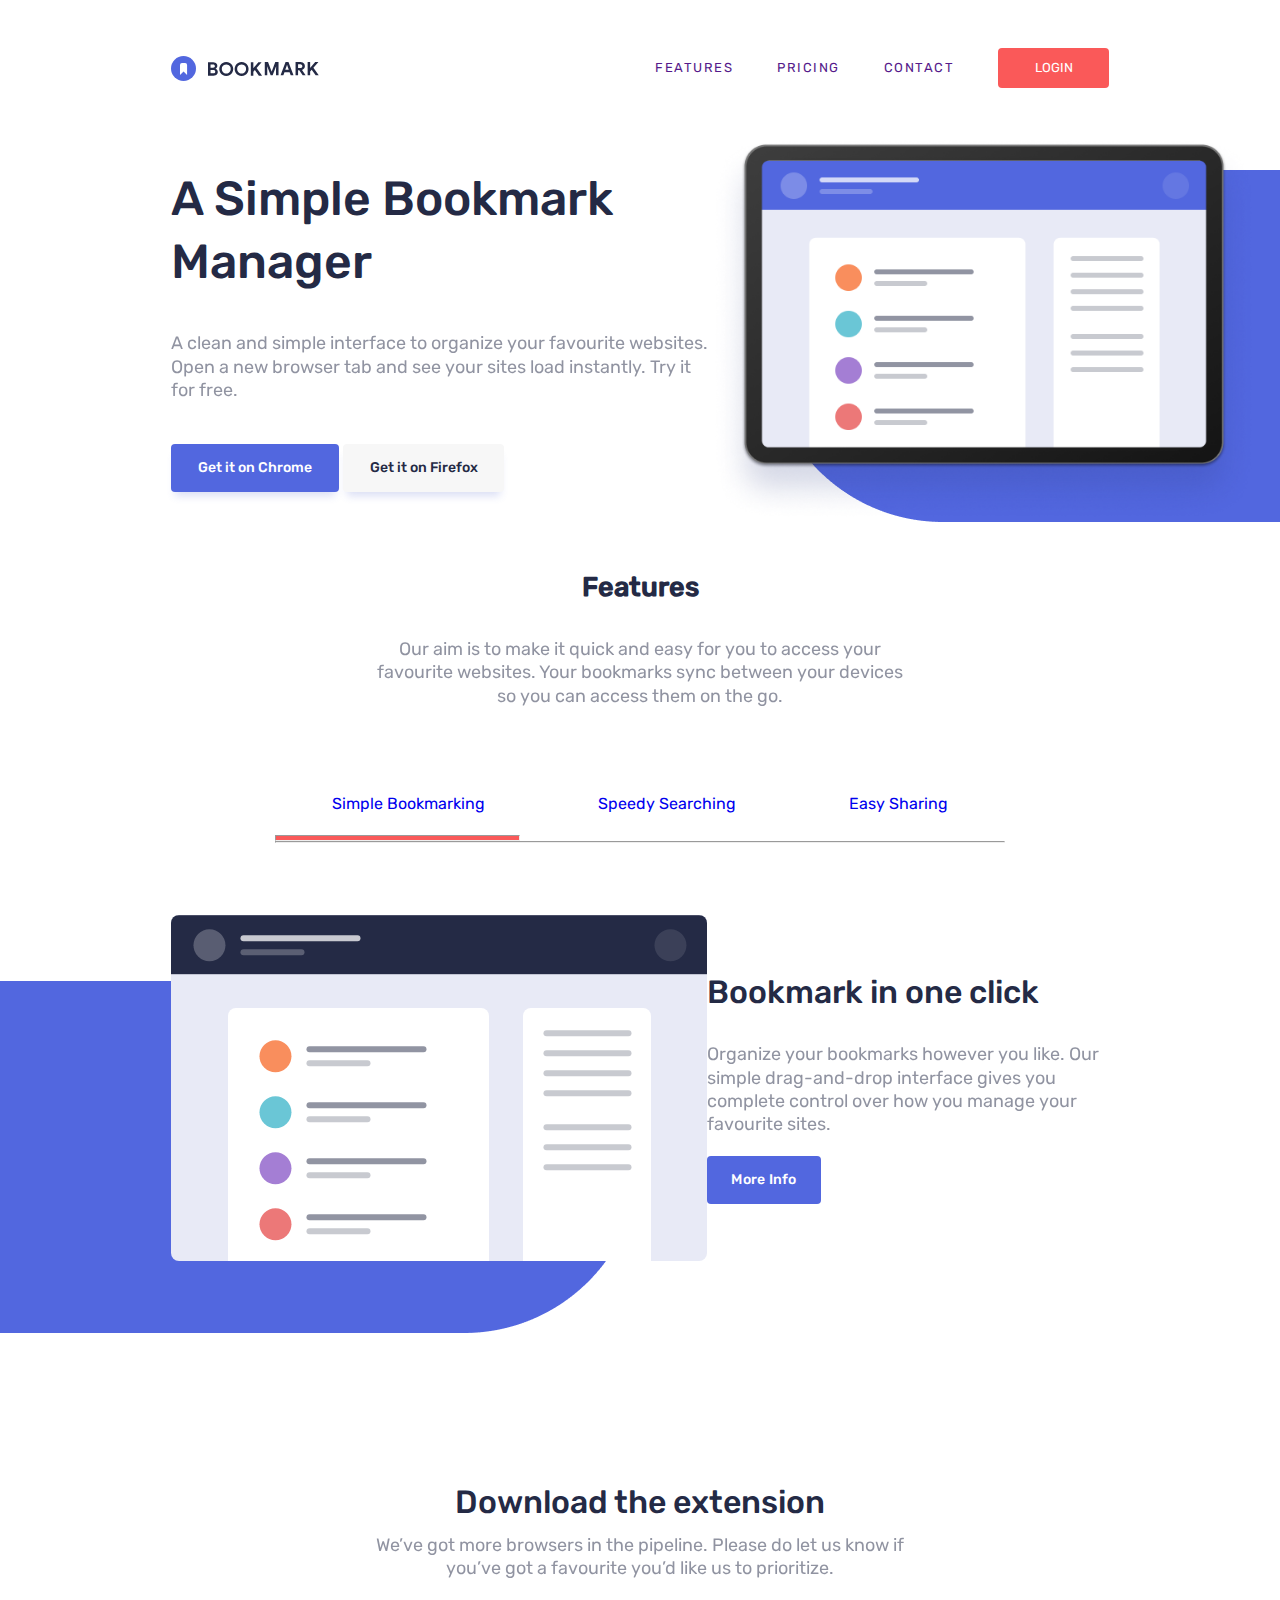
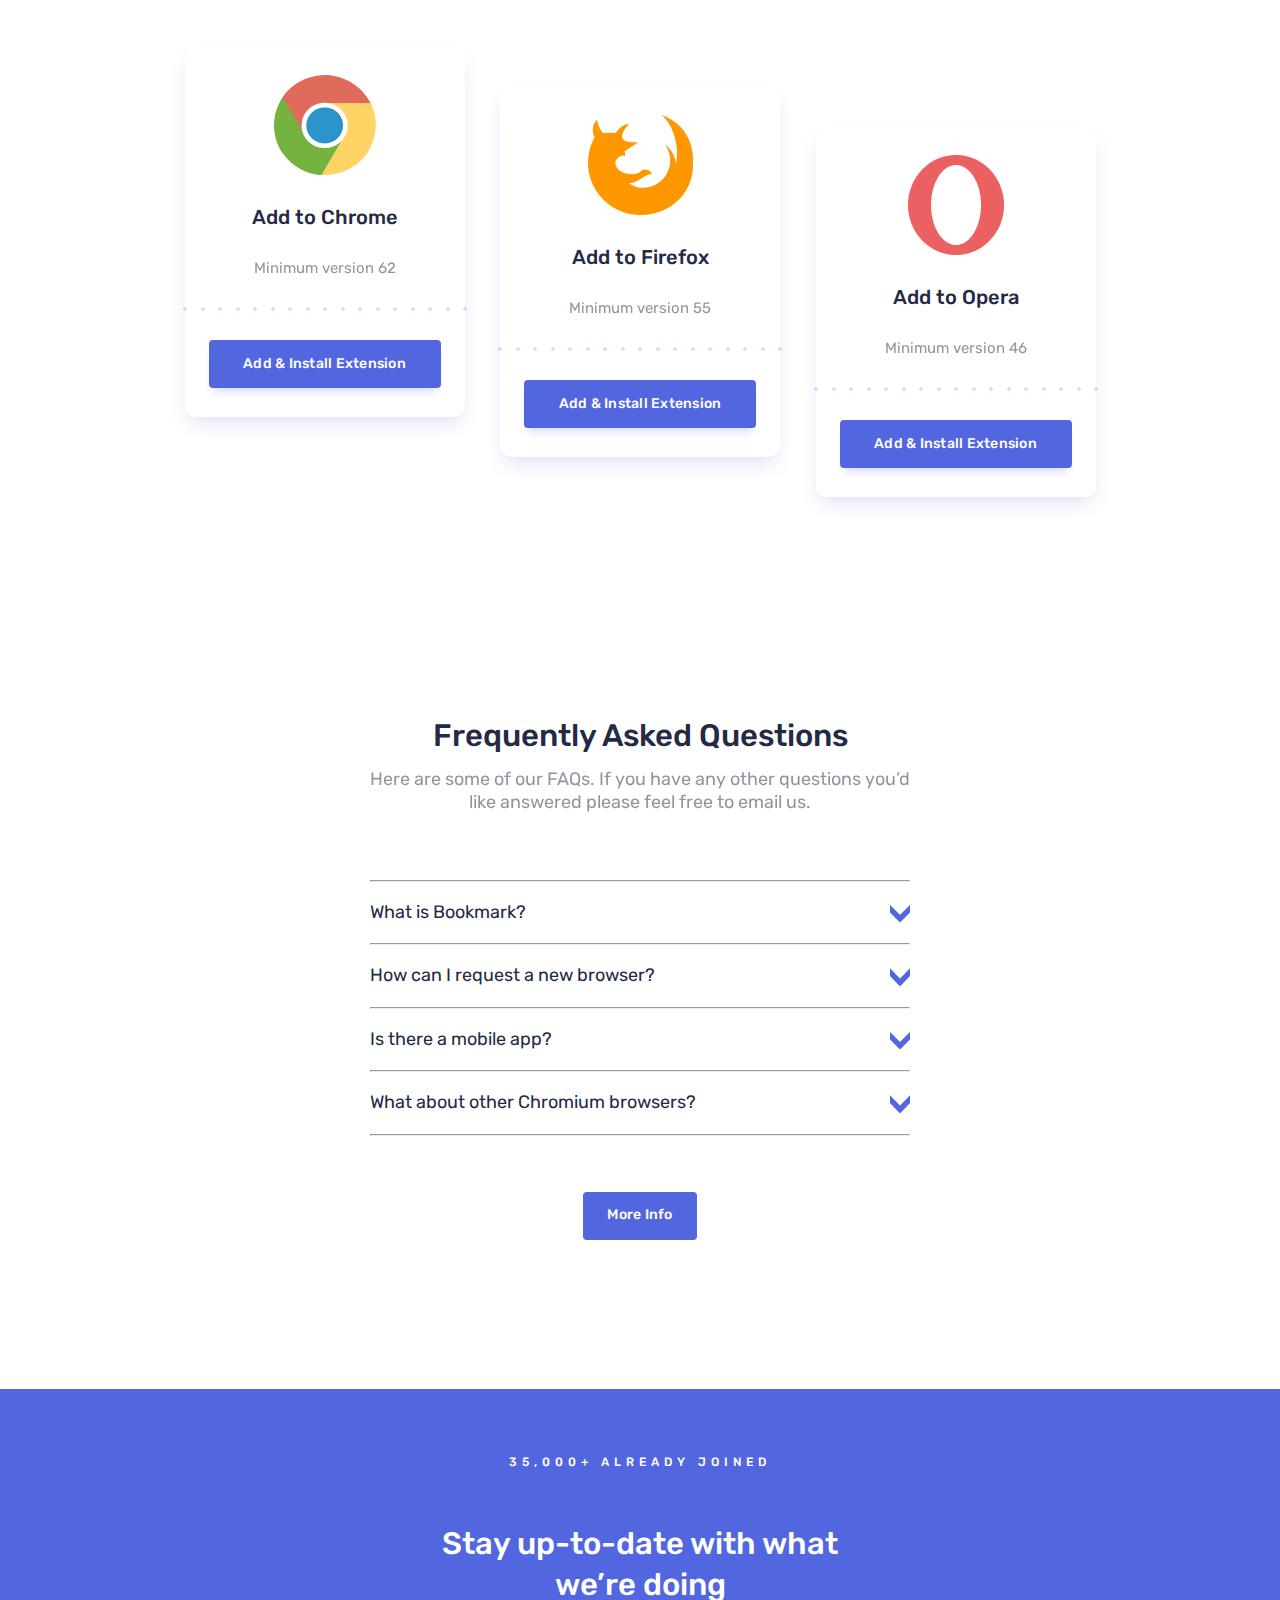
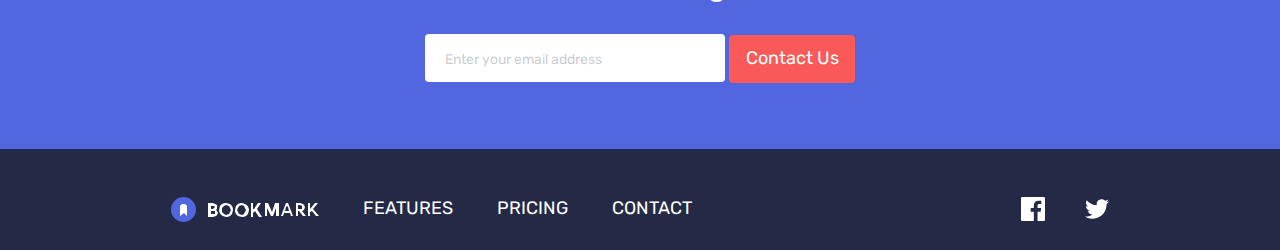
<file: index.html>
<!DOCTYPE html>
<html lang="en">
  <head>
    <meta charset="UTF-8" />
    <meta http-equiv="X-UA-Compatible" content="IE=edge" />
    <meta name="viewport" content="width=device-width, initial-scale=1.0" />
    <title>Bookmark</title>
    <!-- Normalize Css Link -->
    <link rel="stylesheet" href="/css/normalize-css.css" />
    <link rel="stylesheet" href="./css/styles.css" />
  </head>
  <body>
    <header class="header">
      <div class="container site-heading">
        <a class="site-logo" href="index.html">
          <img src="./images/svg/site-logo.svg" alt="Web sayt logosi" />
        </a>
        <nav class="site-nav">
          <ul class="site-nav-list">
            <li class="nav-link">
              <a class="nav-link-text" href="">FEATURES</a>
            </li>
            <li class="nav-link">
              <a class="nav-link-text" href="">PRICING</a>
            </li>
            <li class="nav-link">
              <a class="nav-link-text" href="">CONTACT</a>
            </li>
          </ul>
        </nav>
        <a class="header-link" href="#">Login</a>
      </div>
    </header>
    <main>
      <section class="hero container">
        <div class="hero-content">
          <h1 class="hero-content-sarlavha">A Simple Bookmark Manager</h1>
          <p class="hero-content-poragrf">
            A clean and simple interface to organize your favourite websites.
            Open a new browser tab and see your sites load instantly. Try it for
            free.
          </p>
          <div class="hero-contnent-links">
            <a class="hero-chrome-link hero-content-link" href="#"
              >Get it on Chrome</a
            >
            <a class="hero-firefox-link hero-content-link" href="#"
              >Get it on Firefox</a
            >
          </div>
        </div>
        <img
          src="./images/png/hero-rasm.png"
          alt="Background Fon Rasmi"
          class="hero-img"
          width="579px"
          height="386px"
        />
      </section>
      <section class="features container">
        <div class="features-content">
          <h2 class="features-sarlava">Features</h2>
          <p class="features-poragrf">
            Our aim is to make it quick and easy for you to access your
            favourite websites. Your bookmarks sync between your devices so you
            can access them on the go.
          </p>
        </div>
        <div class="features-content-link">
          <div class="features-link">
            <a href="index.html" class="simple-link features-link-text"
              >Simple Bookmarking</a
            ><a href="./pages/speedysearching.html" class="features-link-text"
              >Speedy Searching</a
            ><a href="./pages/easysharing.html" class="features-link-text"
              >Easy Sharing</a
            >
          </div>
          <hr class="link-hr" />
          <hr />
        </div>
      </section>
      <section class="bookmark container">
        <div class="bookmark-content" id="bookmark">
          <img
            src="./images/svg/site-ko'rinishi-rasmi.svg"
            alt="Xizmat turi ko'rsatilgan rasmi"
            class="bookmark-img"
            width="536px"
            height="346px"
          />
          <div class="bookmark-content-info">
            <h2 class="bookmark-info-sarlavha">Bookmark in one click</h2>
            <p class="bookmark-info-poragrf">
              Organize your bookmarks however you like. Our simple drag-and-drop
              interface gives you complete control over how you manage your
              favourite sites.
            </p>
            <a class="bookmark-info-link" href="#">More Info</a>
          </div>
        </div>
      </section>
      <section class="extension container">
        <div>
          <div class="extension-text-content">
            <h2 class="extension-sarlavha">Download the extension</h2>
            <p class="extension-poragrf">
              We’ve got more browsers in the pipeline. Please do let us know if
              you’ve got a favourite you’d like us to prioritize.
            </p>
          </div>
          <ul class="extension-content">
            <li class="extension-board chrome-extension">
              <img
                src="./images/png/chrome.png"
                alt="Chrome brauzeri logo rasmi"
                class="extension-image"
                width="102px"
                height="100px"
              />
              <h3 class="content-sarlavha">Add to Chrome</h3>
              <p class="content-poragrf">Minimum version 62</p>
              <img
                src="./images/svg/Combined Shape.svg"
                alt="Horizontal line"
                width="284px"
                height="4px"
              />
              <a href="" class="extension-link">Add & Install Extension</a>
            </li>
            <li class="extension-board firefox-extension">
              <img
                src="./images/png/firefox.png"
                alt="Firex brauzeri rasmi"
                class="extension-image"
                width="105px"
                height="100px"
              />
              <h3 class="content-sarlavha">Add to Firefox</h3>
              <p class="content-poragrf">Minimum version 55</p>
              <img
                src="./images/svg/Combined Shape.svg"
                alt="Horizontal line"
                width="284px"
                height="4px"
              />
              <a href="" class="extension-link">Add & Install Extension</a>
            </li>
            <li class="extension-board opera-extension">
              <img
                src="./images/png/Combined Shape.png"
                alt="Opera brauzeri rasmi"
                class="extension-image"
                width="96px"
                height="100px"
              />
              <h3 class="content-sarlavha">Add to Opera</h3>
              <p class="content-poragrf">Minimum version 46</p>
              <img
                src="./images/svg/Combined Shape.svg"
                alt="Horizontal line"
                width="284px"
                height="4px"
              />
              <a href="" class="extension-link">Add & Install Extension</a>
            </li>
          </ul>
        </div>
        <div class="questions">
          <div class="questions-info">
            <h2 class="questions-info-sarlavha">Frequently Asked Questions</h2>
            <p class="questions-info-poragrf">
              Here are some of our FAQs. If you have any other questions you’d
              like answered please feel free to email us.
            </p>
          </div>
          <div class="questions-content">
            <hr class="question-hr fhr" />
            <div class="question-content-text">
              <p class="question-content-text-p">What is Bookmark?</p>
              <img src="./images/svg/down-img.svg" alt="" />
            </div>
            <hr class="question-hr" />
            <div class="question-content-text">
              <p class="question-content-text-p">
                How can I request a new browser?
              </p>
              <img src="./images/svg/down-img.svg" alt="" />
            </div>
            <hr class="question-hr" />
            <div class="question-content-text">
              <p class="question-content-text-p">Is there a mobile app?</p>
              <img src="./images/svg/down-img.svg" alt="" />
            </div>
            <hr class="question-hr" />
            <div class="question-content-text">
              <p class="question-content-text-p">
                What about other Chromium browsers?
              </p>
              <img src="./images/svg/down-img.svg" alt="" />
            </div>
            <hr class="question-hr lhr" />
          </div>
          <a class="bookmark-info-link question-link" href="#">More Info</a>
        </div>
      </section>
      <section class="contact container">
        <div class="contact-content">
          <p class="contact-poragrf">35,000+ ALREADY JOINED</p>
          <h2 class="contact-sarlavha">
            Stay up-to-date with what we’re doing
          </h2>
          <form action="">
            <label for="email">
              <input
                class="contact-input"
                type="email"
                id="email"
                name="Email"
                placeholder="Enter your email address"
              />
            </label>
            <button class="contact-btn">Contact Us</button>
          </form>
        </div>
      </section>
    </main>
    <footer class="site-footer container">
      <a class="footer-logo" href="index.html"
        ><img src="./images/svg/footer-logo.svg" alt="Web sayt logtipi"
      /></a>
      <ul class="footer-nav">
        <li class="footer-nav-list">
          <a class="footer-nav-link" href="#">FEATURES</a>
        </li>
        <li class="footer-nav-list">
          <a class="footer-nav-link" href="#">PRICING</a>
        </li>
        <li class="footer-nav-list">
          <a class="footer-nav-link" href="#">CONTACT</a>
        </li>
      </ul>
      <div class="footer-icons">
        <a href="facebook.com"
          ><img class="#" src="./images/svg/facebook-icon.svg" alt=""
        /></a>
        <a href="#"
          ><img class="icon-f" src="./images/svg/twitter-icon.svg" alt=""
        /></a>
      </div>
    </footer>
  </body>
</html>
</file>
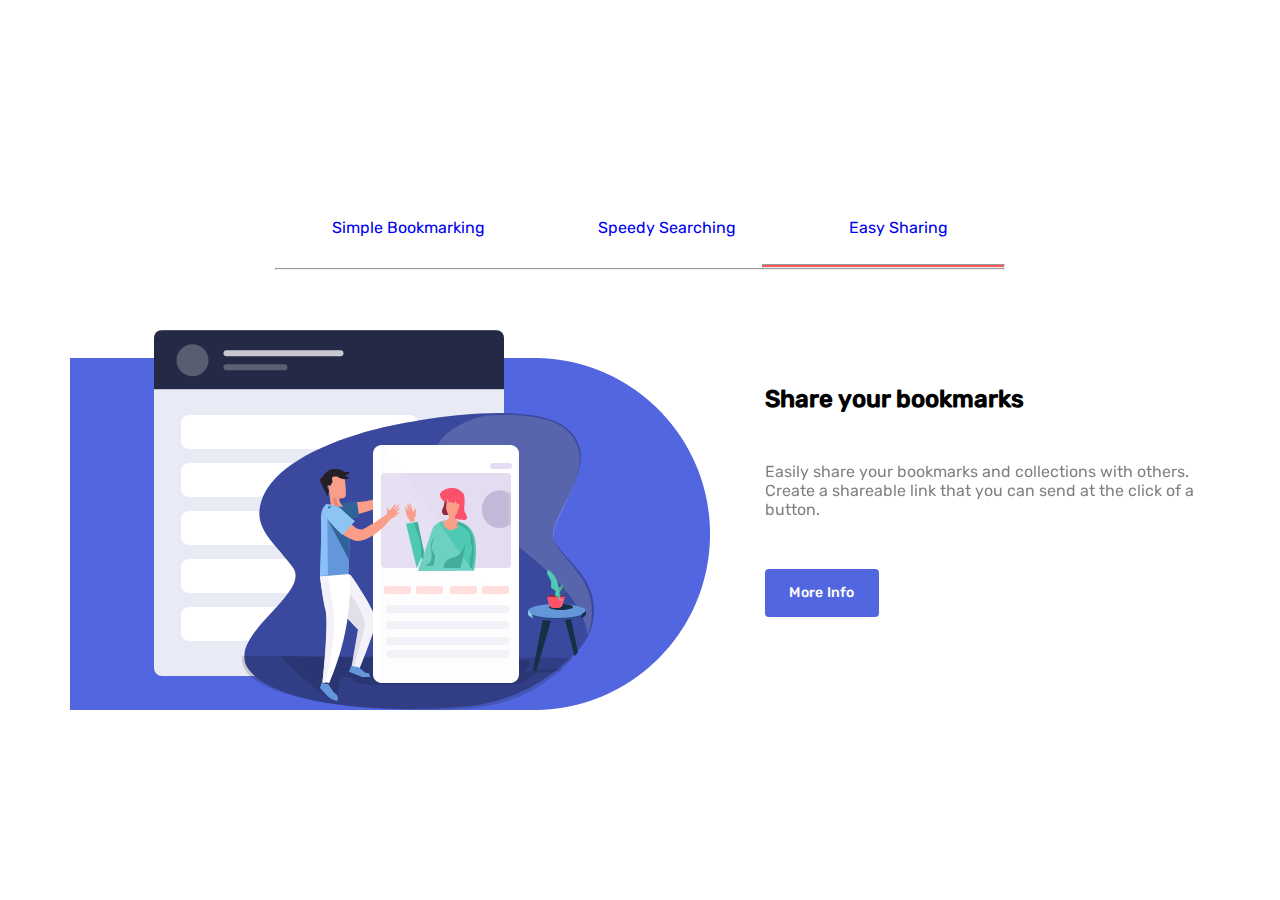
<file: pages/easysharing.html>
<!DOCTYPE html>
<html lang="en">
  <head>
    <meta charset="UTF-8" />
    <meta http-equiv="X-UA-Compatible" content="IE=edge" />
    <meta name="viewport" content="width=device-width, initial-scale=1.0" />
    <title>Easy Sharing</title>
    <link rel="stylesheet" href="../css/easyshare.css" />
  </head>
  <body>
    <div class="head container">
      <ul class="head-link">
        <li class="head-link-list">
          <a href="../index.html">Simple Bookmarking</a>
        </li>
        <li class="head-link-list hlink">
          <a href="./speedysearching.html">Speedy Searching</a>
        </li>
        <li class="head-link-list">
          <a href="./easysharing.html">Easy Sharing</a>
        </li>
      </ul>
      <hr class="link-hr" />
      <hr class="head-hr" />
    </div>
    <div class="main-content container">
      <img
        class="main-img"
        src="../images/svg/easy-share.svg"
        alt="Oson yuborish rasmi"
      />
      <div class="content-info">
        <h2 class="content-info-sarlavha">Share your bookmarks</h2>
        <p class="content-info-poragrf">
          Easily share your bookmarks and collections with others. Create a
          shareable link that you can send at the click of a button.
        </p>
        <a href="#" class="content-link">More Info</a>
      </div>
    </div>
  </body>
</html>
</file>
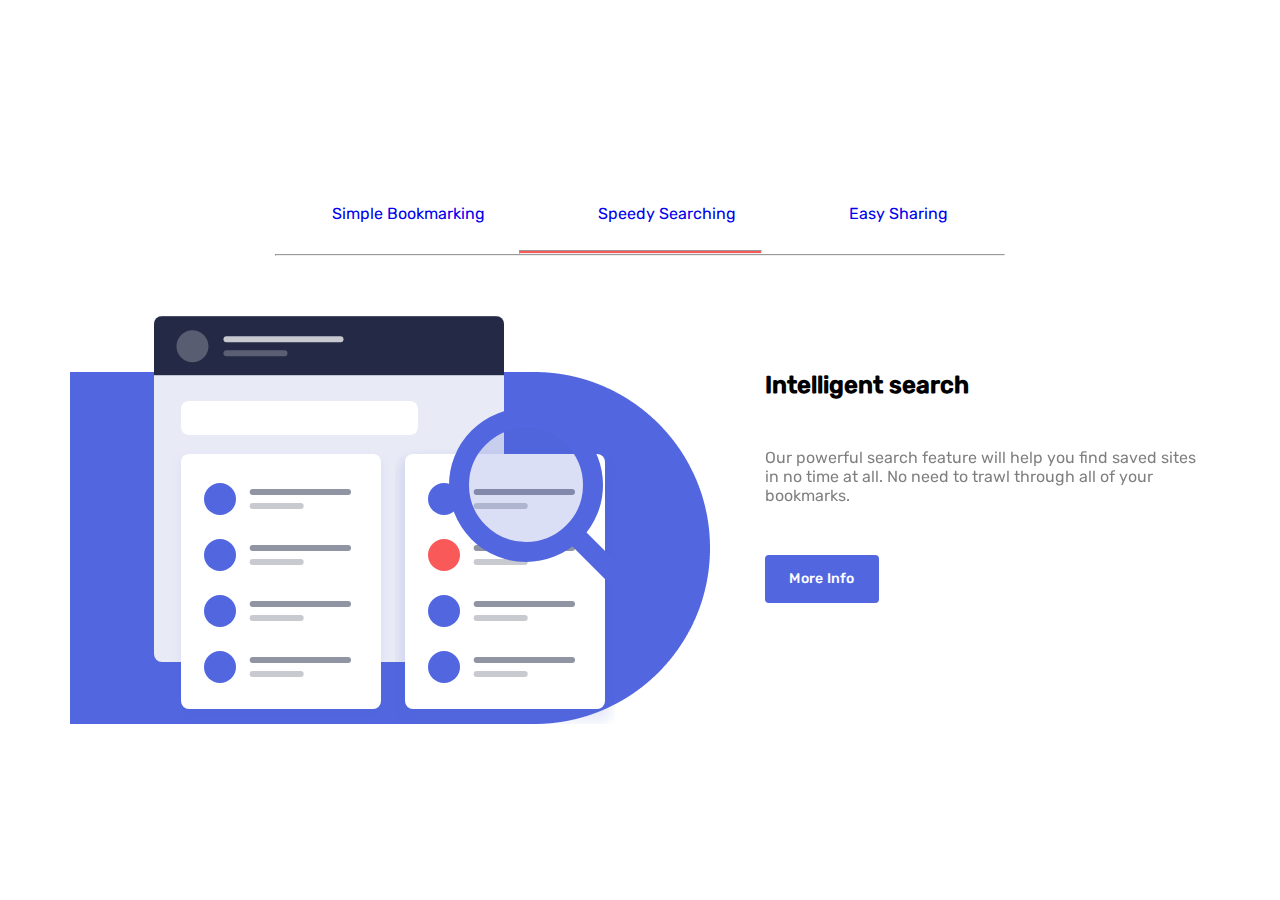
<file: pages/speedysearching.html>
<!DOCTYPE html>
<html lang="en">
  <head>
    <meta charset="UTF-8" />
    <meta http-equiv="X-UA-Compatible" content="IE=edge" />
    <meta name="viewport" content="width=device-width, initial-scale=1.0" />
    <title>Speedy Searching</title>
    <link rel="stylesheet" href="../css/speedsearch.css" />
  </head>
  <body>
    <div class="head container">
      <ul class="head-link">
        <li class="head-link-list">
          <a href="../index.html">Simple Bookmarking</a>
        </li>
        <li class="head-link-list hlink">
          <a href="./speedysearching.html">Speedy Searching</a>
        </li>
        <li class="head-link-list">
          <a href="./easysharing.html">Easy Sharing</a>
        </li>
      </ul>
      <hr class="link-hr" />
      <hr class="head-hr" />
    </div>
    <div class="main-content container">
      <img
        class="main-img"
        src="../images/svg/speedy-searching.svg"
        alt="Tezkor qidiruv rasmi"
      />
      <div class="content-info">
        <h2 class="content-info-sarlavha">Intelligent search</h2>
        <p class="content-info-poragrf">
          Our powerful search feature will help you find saved sites in no time
          at all. No need to trawl through all of your bookmarks.
        </p>
        <a href="#" class="content-link">More Info</a>
      </div>
    </div>
  </body>
</html>
</file>
<file: css/styles.css>
/* rubik-regular - latin */
@font-face {
  font-display: swap;
  font-family: "Rubik";
  font-style: normal;
  font-weight: 400;
  src: url("../fonts/rubik-v26-latin-regular.woff2") format("woff2");
}
/* rubik-500 - latin */
@font-face {
  font-display: swap;
  font-family: "Rubik";
  font-style: normal;
  font-weight: 500;
  src: url("../fonts/rubik-v26-latin-500.woff2") format("woff2");
}
/* rubik-500italic - latin */
@font-face {
  font-display: swap;
  font-family: "Rubik";
  font-style: italic;
  font-weight: 500;
  src: url("../fonts/rubik-v26-latin-500italic.woff2") format("woff2");
}
* {
  padding: 0;
  margin: 0;
  box-sizing: border-box;
}

html {
  height: 100%;
  scroll-behavior: smooth;
}
body {
  height: 100%;
  font-family: "Rubik", "Arial", sans-serif;
  font-weight: 400;
  color: #242a45;
  font-size: 18px;
  line-height: 1.3;
}
ol,
ul {
  list-style: none;
}
a {
  text-decoration: none;
}
img {
  object-fit: cover;
  display: block;
}
.container {
  width: 100%;
  max-width: 1445px;
  padding: 48px 171px 0 171px;
  margin-right: auto;
  margin-left: auto;
}
.site-heading {
  display: flex;
  align-items: center;
}
.site-logo {
  margin-right: auto;
}
.site-nav-list {
  display: flex;
  align-items: center;
  gap: 44px;
  margin-right: 44px;
}
.nav-link {
  font-size: 13px;
  letter-spacing: 1.5px;
}
.header-link {
  width: 111px;
  height: 40px;
  background-color: #fa5959;
  border-radius: 4px;
  display: flex;
  justify-content: center;
  align-items: center;
  font-size: 13px;
  text-transform: uppercase;
  color: #ffffff;
}
.hero {
  display: flex;
  background-image: url(../images/png/oval-fon-blue.png);
  background-repeat: no-repeat;
  background-position: right bottom;
}
.hero-content {
  display: flex;
  flex-direction: column;
  gap: 28px;
  margin-right: auto;
}
.hero-content-sarlavha {
  width: 540px;
  height: 104px;
  font-weight: 500;
  font-size: 48px;
}
.hero-content-poragrf {
  width: 540px;
  height: 84px;
  opacity: 50%;
}

.hero-content-link {
  display: inline-flex;
  justify-content: center;
  align-items: center;
  font-size: 14px;
  border-radius: 4px;
  box-shadow: 0px 8px 8px -4px rgba(73, 93, 207, 0.2);
}
.hero-chrome-link {
  color: #ffffff;
  width: 168px;
  font-weight: 500;
  height: 48px;
  background-color: #5267df;
}
.hero-firefox-link {
  font-weight: 500;
  color: #242a45;
  width: 161px;
  height: 48px;
  background-color: #f7f7f7;
}
.hero-img {
  width: 579px;
  height: 386px;
}
.features {
  display: flex;
  flex-direction: column;
  align-items: center;
}
.features-content {
  display: flex;
  flex-direction: column;
  justify-content: space-between;
  align-items: center;
  width: 540px;
  height: 152px;
  margin-bottom: 72px;
}
.features-content-link {
  width: 730px;
  height: 49px;
  display: flex;
  flex-direction: column;
  justify-content: space-between;
}
.features-link {
  display: flex;
  justify-content: space-around;
}
.features-sarlavha {
  font-size: 32px;
  width: 348px;
  height: 52px;
}
.features-poragrf {
  width: 540px;
  height: 84px;
  opacity: 50%;
  text-align: center;
}
.features-link-text {
  font-size: 16px;
}
.link-hr {
  margin-top: auto;
  background-color: #fa5959;
  width: 243px;
  height: 4px;
}
.bookmark {
  background-image: url(../images/png/oval-fon-blue-left.png);
  background-repeat: no-repeat;
  background-position: left bottom;
  padding: 72px 171px;
}

.bookmark-content {
  display: flex;
}
.bookmark-content-info {
  width: 445px;
  height: 232px;
  display: flex;
  flex-direction: column;
  justify-content: space-between;
  margin: auto 0;
  margin-left: auto;
}
.bookmark-info-sarlavha {
  width: 348px;
  height: 52px;
  font-weight: 500;
  font-size: 32px;
}
.bookmark-info-poragrf {
  opacity: 50%;
}
.bookmark-info-link {
  width: 114px;
  height: 48px;
  background-color: #5267df;
  display: flex;
  justify-content: center;
  align-items: center;
  font-size: 14px;
  color: #ffffff;
  font-weight: 500;
  letter-spacing: 0.25px;
  border-radius: 4px;
}
.extension {
  padding: 149px 171px;
  display: flex;
  flex-direction: column;
  gap: 149px;
  align-items: center;
}
.extension-content {
  display: flex;
  justify-content: space-between;
  align-content: space-between;
  width: 911px;
  height: 451px;
  margin-bottom: 70px;
}
.extension-text-content {
  width: 540px;
  height: 124px;
  margin: 0 auto 40px auto;
}
.extension-board {
  width: 280px;
  height: 371px;
  box-shadow: 0px 10px 20px -5px #495dcf33;
  border-radius: 12px;
  display: flex;
  flex-direction: column;
  align-items: center;
  justify-content: space-evenly;
}
.content-sarlavha {
  font-weight: 500;
  font-size: 20px;
}
.content-poragrf {
  opacity: 50%;
  font-size: 15px;
}
.extension-sarlavha {
  font-weight: 500;
  font-size: 32px;
  width: 540px;
  height: 52px;
  text-align: center;
}
.extension-poragrf {
  width: 540px;
  height: 56px;
  opacity: 50%;
  text-align: center;
}
.extension-link {
  width: 232px;
  height: 48px;
  border-radius: 4px;
  box-shadow: 0px 8px 8px -4px #495dcf33;
  background-color: #5267df;
  color: #ffffff;
  display: flex;
  justify-content: center;
  align-items: center;
  font-weight: 500;
  font-size: 14px;
  letter-spacing: 0.25px;
}

.firefox-extension {
  margin-top: 40px;
  margin-bottom: 40px;
}
.opera-extension {
  margin-top: 80px;
}
.questions {
  display: flex;
  flex-direction: column;
  gap: 56px;
}
.questions-info-sarlavha {
  font-weight: 500;
  font-size: 31px;
  width: 430px;
  height: 52px;
  text-align: center;
  margin-left: auto;
  margin-right: auto;
}

.questions-info-poragrf {
  opacity: 50%;
  text-align: center;
  width: 540px;
  height: 56px;
  margin-left: auto;
  margin-right: auto;
}
.question-content-text {
  display: flex;
}
.question-content-text-p {
  margin-right: auto;
}
.question-hr {
  margin-top: 19px;
  margin-bottom: 19px;
}
.fhr {
  margin-top: 0;
}
.lhr {
  margin-bottom: 0;
}
.question-link {
  margin-left: auto;
  margin-right: auto;
}
.contact {
  padding: 66px 171px;
  background-color: #5267df;
}
.contact-content {
  display: flex;
  flex-direction: column;
  justify-content: space-between;
  align-items: center;
  width: 442px;
  height: 228px;
  margin: 0 auto;
}
.contact-poragrf {
  font-size: 12px;
  font-weight: 500;
  width: 272px;
  height: 40px;
  text-align: center;
  letter-spacing: 5px;
  color: #ffffff;
}
.contact-sarlavha {
  width: 408px;
  height: 80px;
  color: #ffffff;
  text-align: center;
  font-weight: 500;
  font-size: 31px;
}
.contact-input {
  width: 300px;
  height: 48px;
  border-radius: 4px;
  padding-left: 20px;
  border: 0;
}
.contact-input::placeholder {
  font-family: "Rubik", sans-serif;
  font-size: 14px;
  color: #242a4540;
}
.contact-btn {
  border-radius: 4px;
  border: 0;
  color: #ffffff;
  font-family: "Rubik", sans-serif;
  width: 126px;
  height: 48px;
  background-color: #fa5959;
}
.site-footer {
  display: flex;
  background-color: #242a45;
}
.footer-logo {
  margin-right: 44px;
}
.footer-nav {
  display: flex;
  align-items: center;
  gap: 44px;
  margin-right: auto;
  margin-bottom: 30px;
}
.footer-nav-link {
  color: #ffffff;
  font-weight: 400;
}

.footer-icons {
  width: 88px;
  height: 24px;
  display: flex;
  justify-content: space-between;
  align-items: center;
}
.nav-link-text:active {
  color: #fa5959;
}
.header-link:active {
  color: #fa5959;
  background-color: #ffffff;
  border: 2px solid #fa5959;
}
.hero-chrome-link:active {
  color: #5267df;
  border: 2px solid #5267df;
  background-color: #ffffff;
}
.hero-firefox-link:active {
  color: #242a45;
  background-color: #ffffff;
  border: 2px solid #242a45;
}
.features-link-text:active {
  color: #fa5959;
}
.extension-link:active {
  color: #5267df;
  border: 2px solid #5267df;
  background-color: #ffffff;
}
.question-content-text-p:active {
  color: #fa5959;
}
.contact-btn:active {
  color: #fa5959;
  background-color: #ffffff;
  border: 2px solid #fa5959;
}
.footer-nav-link:active {
  color: #fa5959;
}
.icon-f:hover svg path {
  fill: #fa5959;
}
.features-link-text {
  position: relative;
}
.features-link-text::before {
  content: "";
  display: inline-block;
  height: 3px;
  width: 0%;
  background-color: #fa5959;
  position: absolute;
  bottom: -9px;
  background-repeat: 20px;
  transition: 0.4s;
}
.features-link-text:hover::before {
  width: 100%;
}
</file>
<file: css/easyshare.css>
/* rubik-regular - latin */
@font-face {
  font-display: swap;
  font-family: "Rubik";
  font-style: normal;
  font-weight: 400;
  src: url("../fonts/rubik-v26-latin-regular.woff2") format("woff2");
}
/* rubik-500 - latin */
@font-face {
  font-display: swap;
  font-family: "Rubik";
  font-style: normal;
  font-weight: 500;
  src: url("../fonts/rubik-v26-latin-500.woff2") format("woff2");
}
* {
  padding: 0;
  margin: 0;
  box-sizing: border-box;
}
html {
  height: 100%;
}
body {
  height: 100%;
  font-family: "Rubik", sans-serif;
  font-weight: 400;
  font-size: 16px;
  display: flex;
  flex-direction: column;
  justify-content: center;
  align-items: center;
}
ul,
ol {
  list-style: none;
}
a {
  text-decoration: none;
}
.container {
  max-width: 1140px;
  width: 100%;
  margin: 0 auto;
  padding: 0 100;
}
.head {
  width: 730px;
}
.head-link {
  display: flex;
  align-items: center;
  justify-content: space-around;
  margin: 27px 0;
}
.link-hr {
  width: 243px;
  height: 4px;
  background-color: #fa5959;
  margin-left: auto;
}
.head-hr {
  width: 730px;
  height: 1px;
  background-color: #495dcf33;
  margin-bottom: 60px;
}
.main-content {
  display: flex;
  justify-content: space-between;
  background-image: url(../images/png/oval-fon-blue-left.png);
  background-repeat: no-repeat;
  background-position: left bottom;
}
.main-img {
  margin-left: 84px;
}
.content-info {
  margin-top: 55px;
  width: 445px;
  height: 232px;
  display: flex;
  flex-direction: column;
  justify-content: space-between;
}
.content-info-poragrf {
  opacity: 50%;
}
.content-link {
  width: 114px;
  height: 48px;
  background-color: #5267df;
  display: flex;
  justify-content: center;
  align-items: center;
  font-size: 14px;
  color: #ffffff;
  font-weight: 500;
  letter-spacing: 0.25px;
  border-radius: 4px;
}
</file>
<file: css/speedsearch.css>
/* rubik-regular - latin */
@font-face {
  font-display: swap;
  font-family: "Rubik";
  font-style: normal;
  font-weight: 400;
  src: url("../fonts/rubik-v26-latin-regular.woff2") format("woff2");
}
/* rubik-500 - latin */
@font-face {
  font-display: swap;
  font-family: "Rubik";
  font-style: normal;
  font-weight: 500;
  src: url("../fonts/rubik-v26-latin-500.woff2") format("woff2");
}
* {
  padding: 0;
  margin: 0;
  box-sizing: border-box;
}
html {
  height: 100%;
}
body {
  height: 100%;
  font-family: "Rubik", sans-serif;
  font-weight: 400;
  font-size: 16px;
  display: flex;
  flex-direction: column;
  justify-content: center;
  align-items: center;
}
ul,
ol {
  list-style: none;
}
a {
  text-decoration: none;
}
.container {
  max-width: 1140px;
  width: 100%;
  margin: 0 auto;
  padding: 0 100;
}
.head {
  width: 730px;
}
.head-link {
  display: flex;
  align-items: center;
  justify-content: space-around;
  margin: 27px 0;
}
.link-hr {
  width: 243px;
  height: 4px;
  background-color: #fa5959;
  margin: 0 auto;
}
.head-hr {
  width: 730px;
  height: 1px;
  background-color: #495dcf33;
  margin-bottom: 60px;
}
.main-content {
  display: flex;
  justify-content: space-between;
  background-image: url(../images/png/oval-fon-blue-left.png);
  background-repeat: no-repeat;
  background-position: left bottom;
}
.main-img {
  margin-left: 84px;
}
.content-info {
  margin-top: 55px;
  width: 445px;
  height: 232px;
  display: flex;
  flex-direction: column;
  justify-content: space-between;
}
.content-info-poragrf {
  opacity: 50%;
}
.content-link {
  width: 114px;
  height: 48px;
  background-color: #5267df;
  display: flex;
  justify-content: center;
  align-items: center;
  font-size: 14px;
  color: #ffffff;
  font-weight: 500;
  letter-spacing: 0.25px;
  border-radius: 4px;
}
</file>
